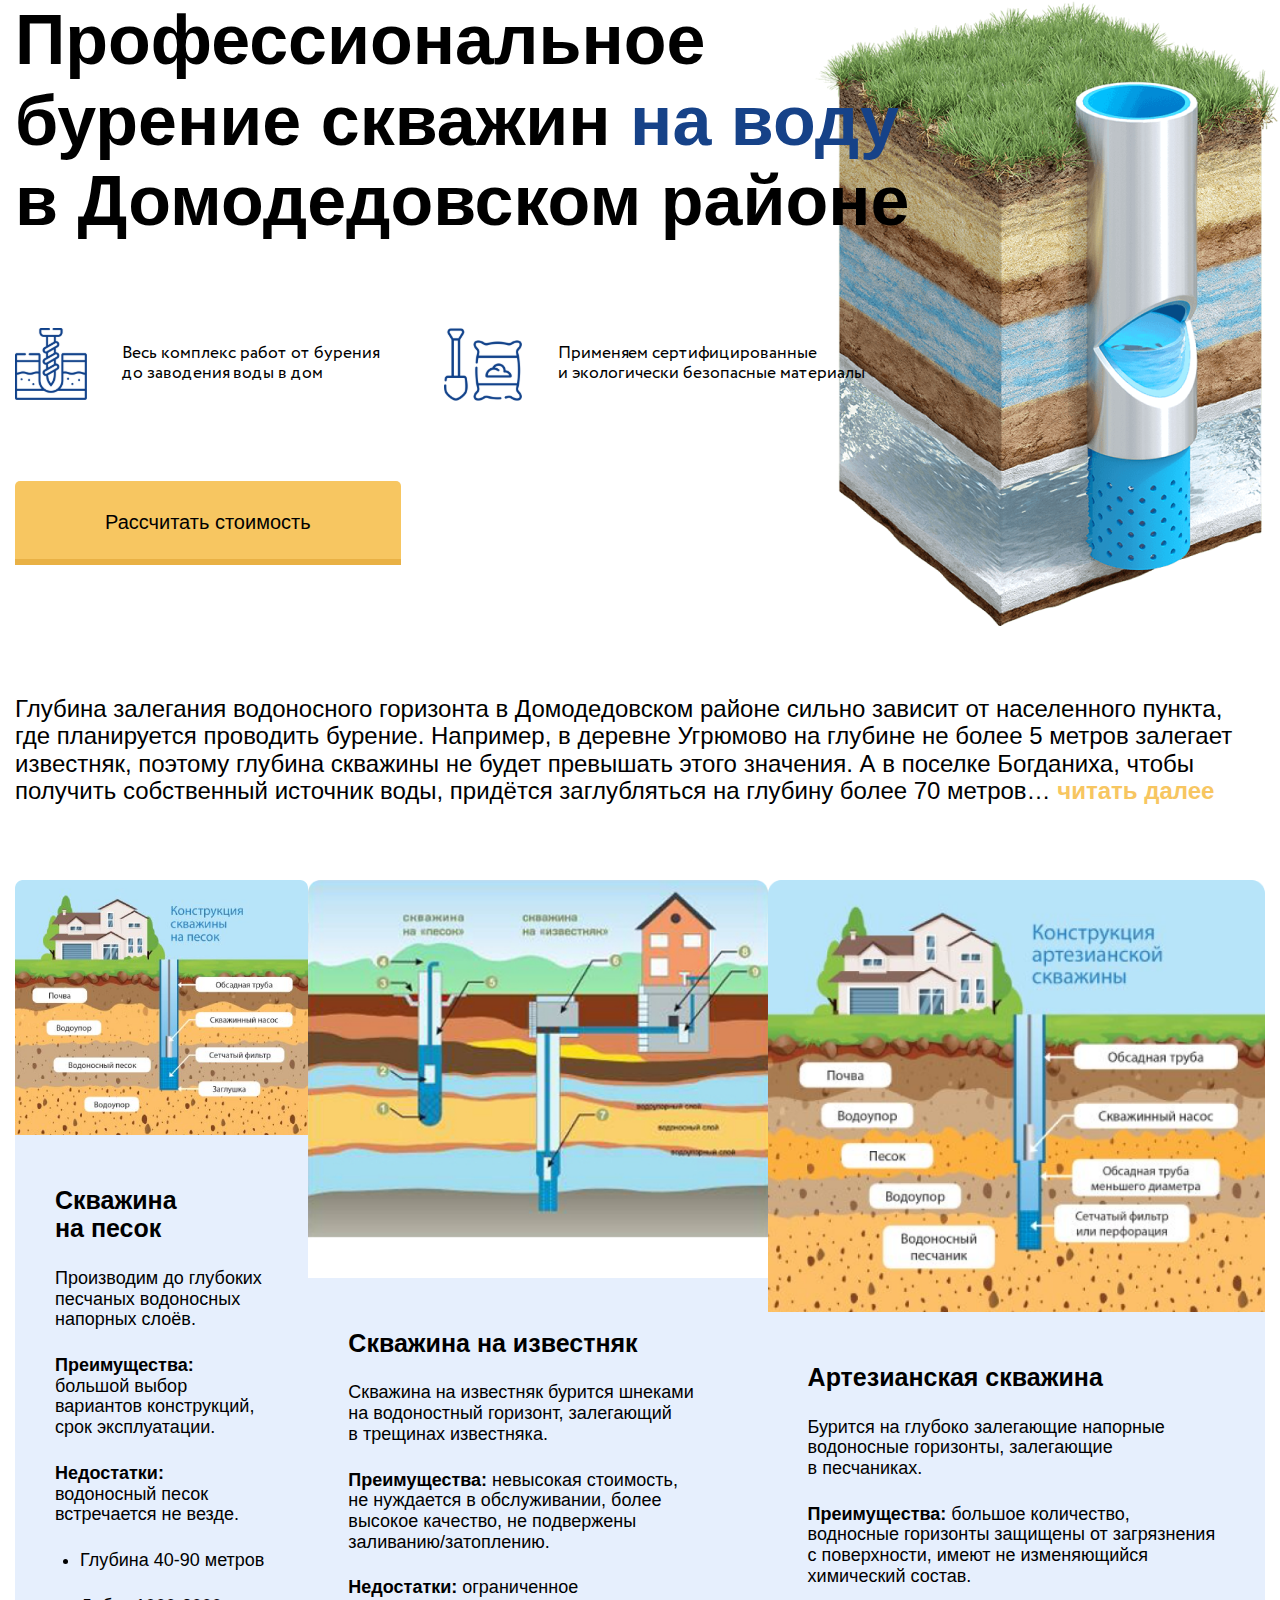
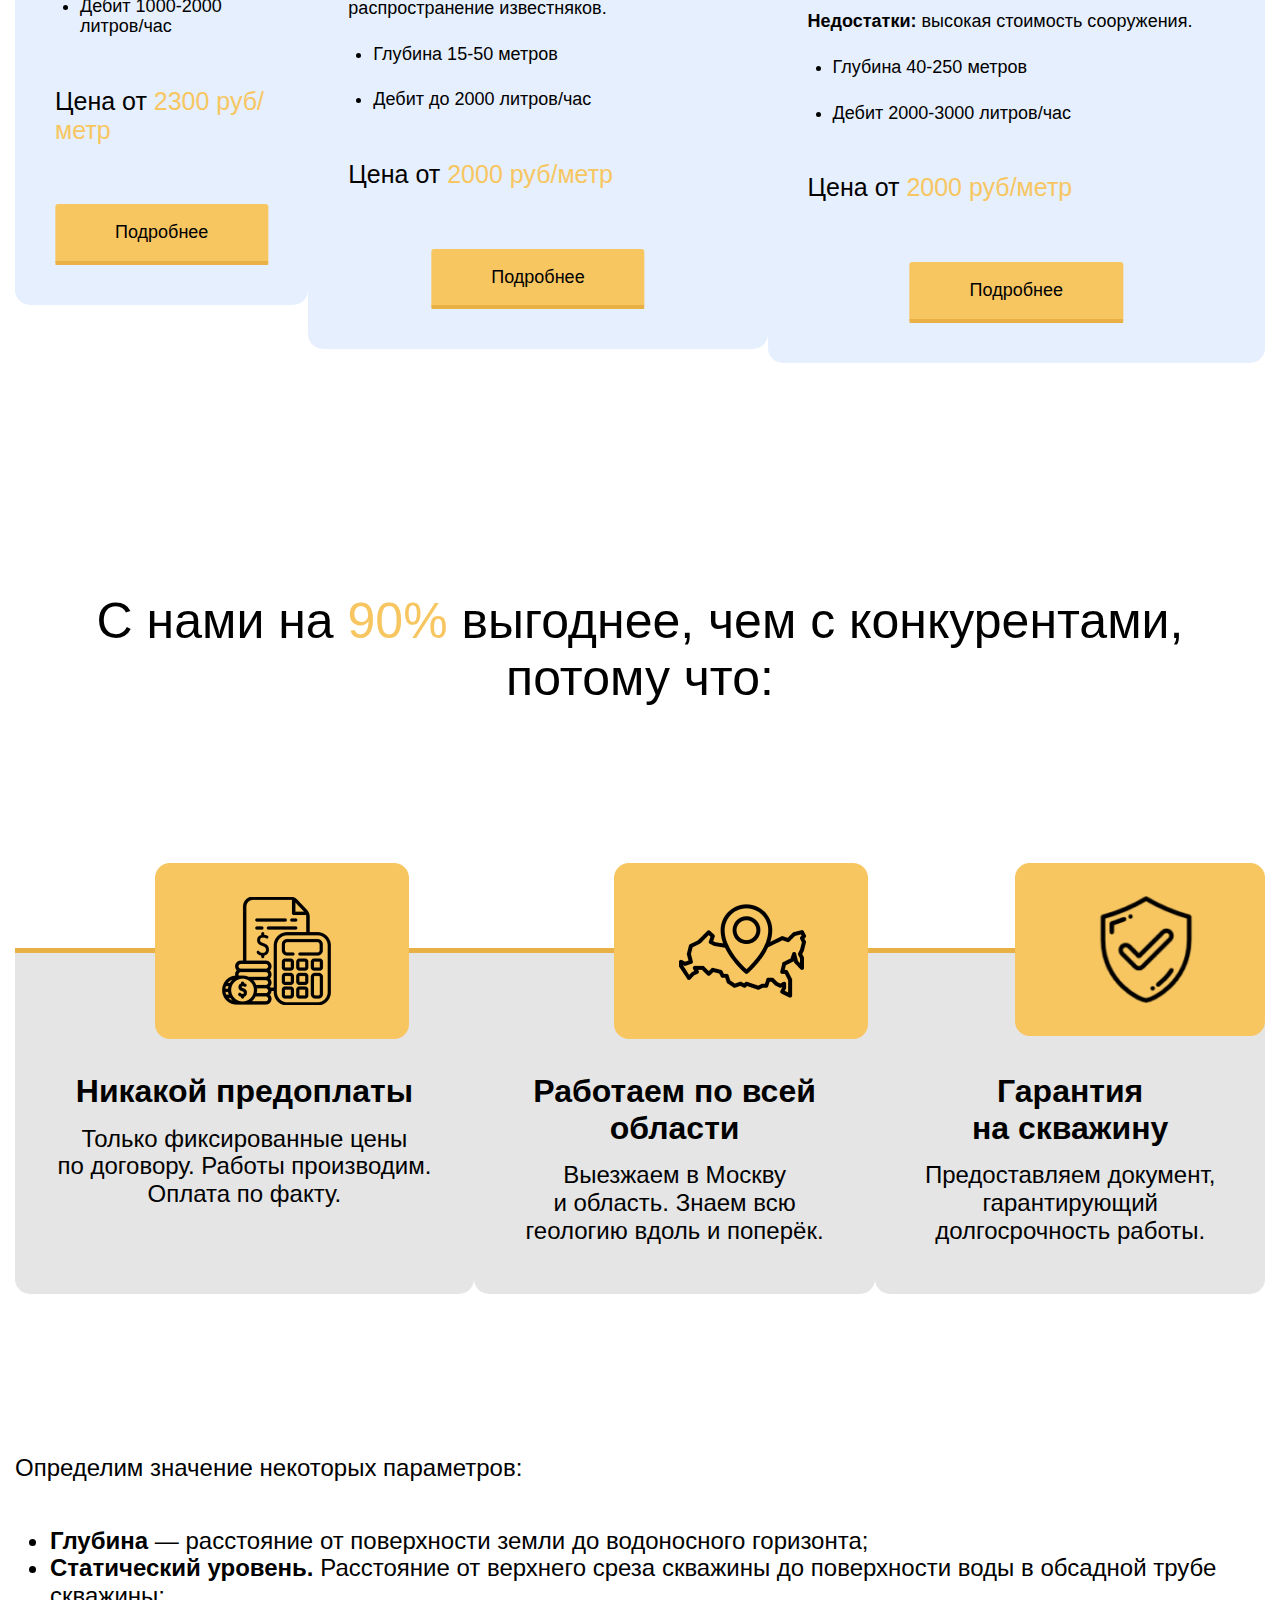
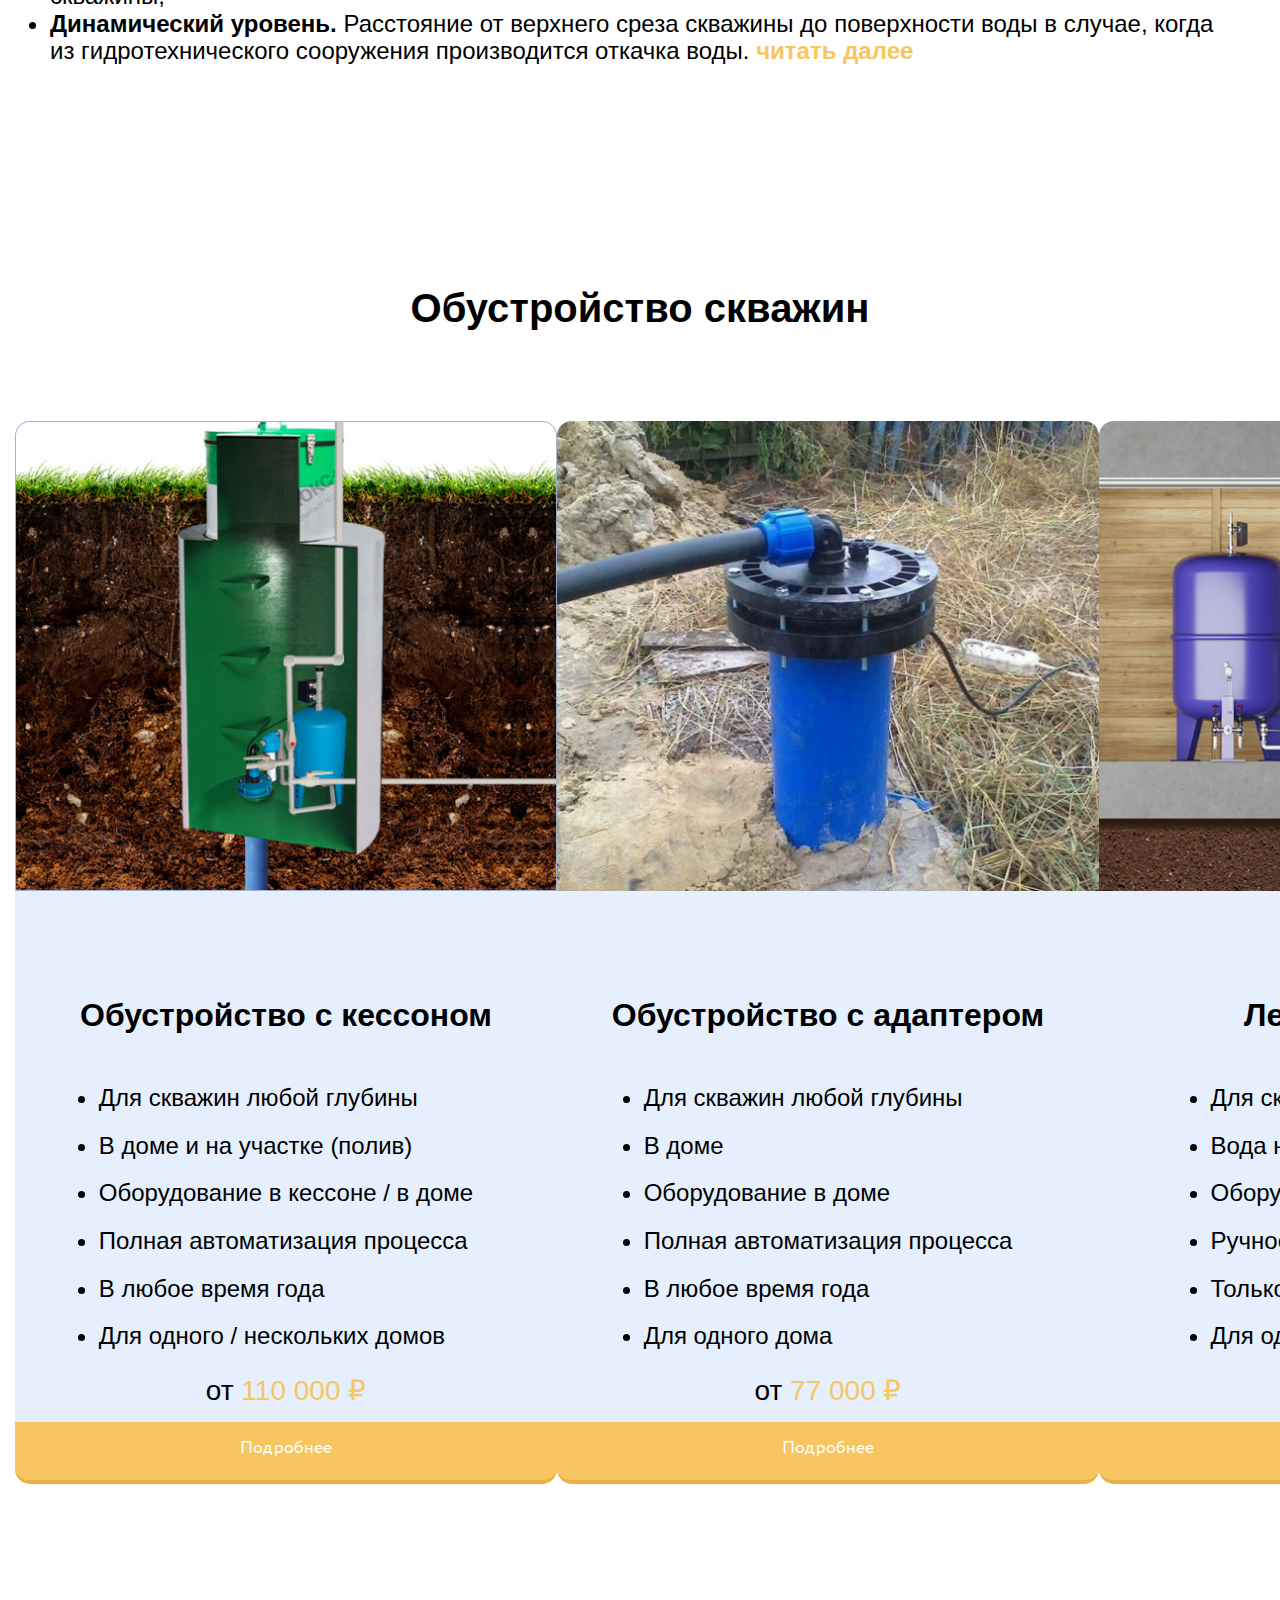
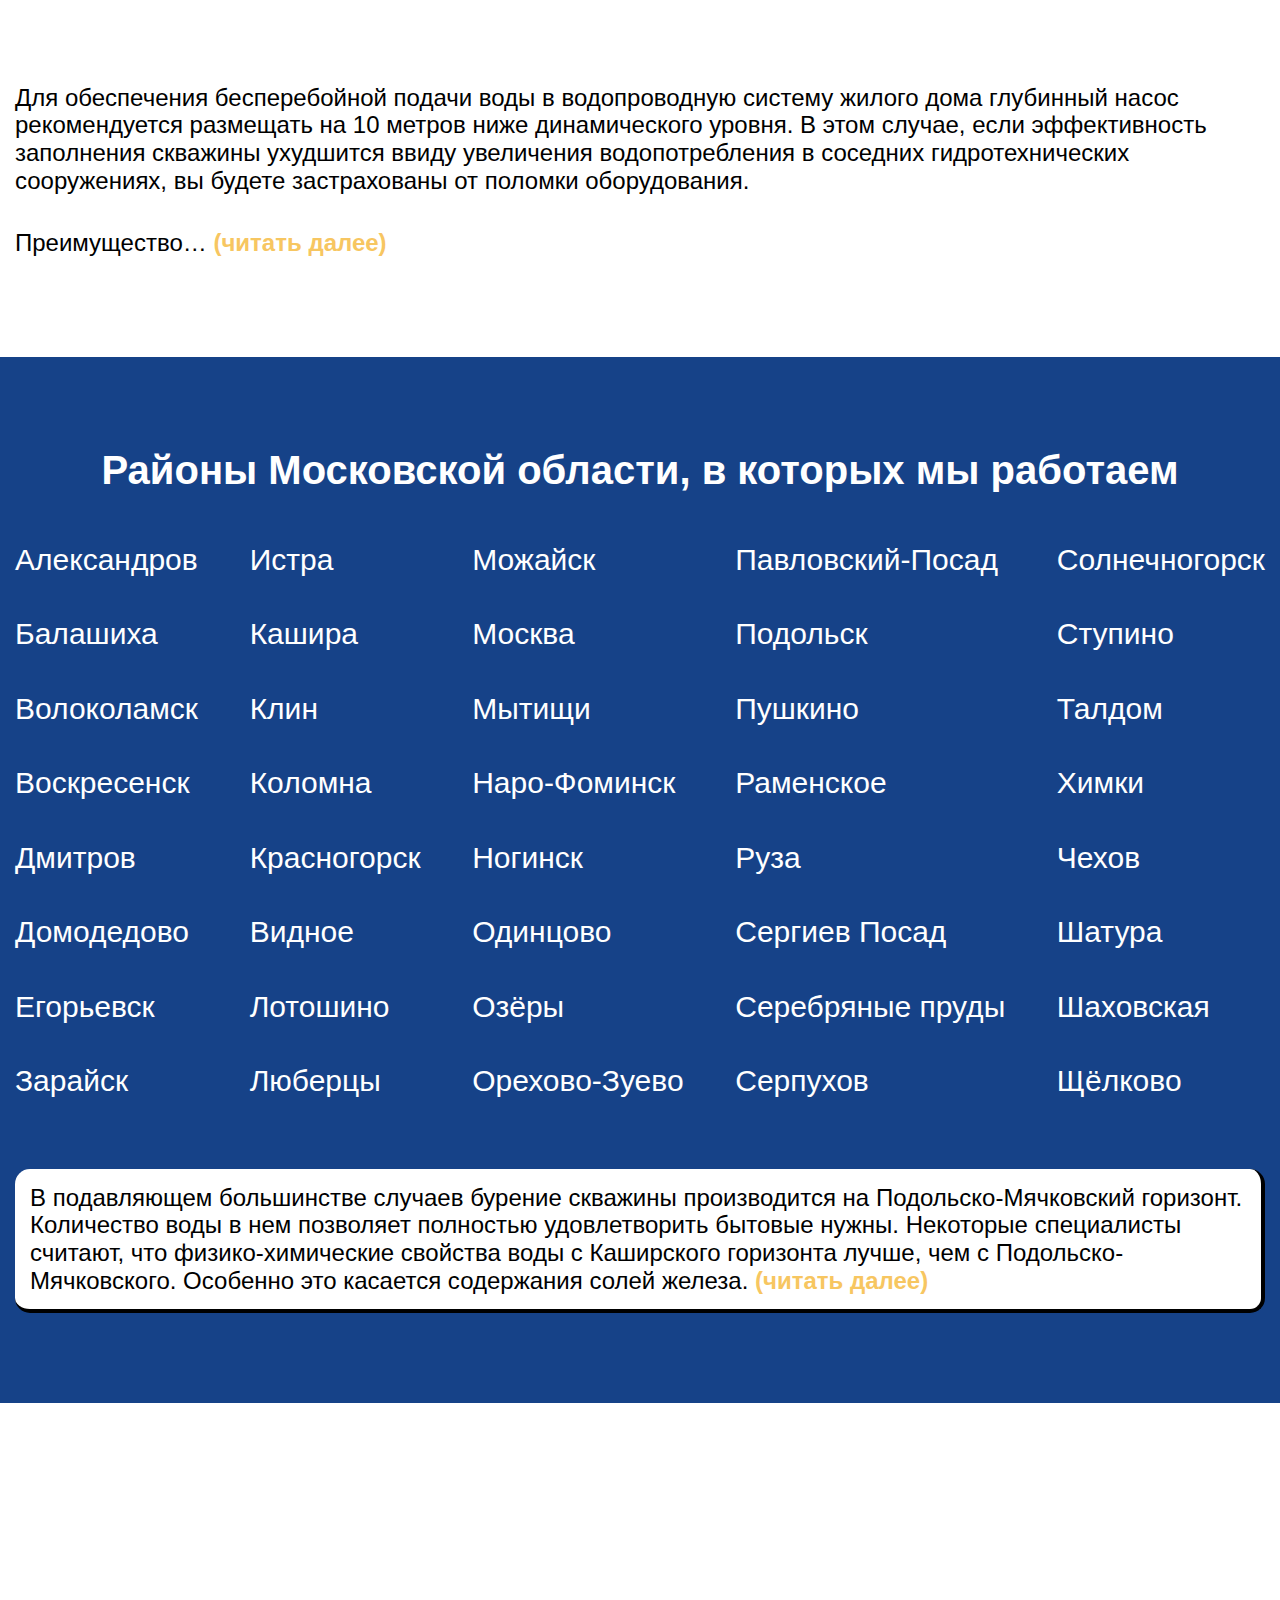
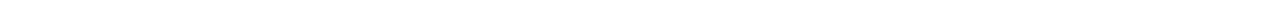
<file: index.html>
<!DOCTYPE html><html lang="ru"><head><meta charset="UTF-8"><meta name="viewport" content="width=device-width,initial-scale=1"><link type="image/png" href="favicon/favicon.png" rel="shortcut icon"><meta http-equiv="X-UA-Compatible" content="ie=edge"><meta name="theme-color" content="#111111"><title>Московский водяной сервис</title><link href="css/styles.min.css" rel="stylesheet"></head><body><div class="site-container"><main class="main"><section class="hero"><div class="container hero__container"><div class="hero__wrap"><h1 class="hero__title">Профессиональное бурение скважин <span class="hero__title-blue">на воду</span> в Домодедовском районе</h1><div class="hero__blocks"><div class="hero__block"><img class="hero__img-1" src="img/hero/hero-img-1.svg" alt=""><p class="hero__block-text">Весь комплекс работ от бурения до заводения воды в дом</p></div><div class="hero__block"><img class="hero__img-2" src="img/hero/hero-img-2.svg" alt=""><p class="hero__block-text">Применяем сертифицированные и экологически безопасные материалы</p></div></div><button class="hero__btn btn-reset">Рассчитать стоимость</button></div><p class="hero__text">Глубина залегания водоносного горизонта в Домодедовском районе сильно зависит от населенного пункта, где планируется проводить бурение. Например, в деревне Угрюмово на глубине не более 5 метров залегает известняк, поэтому глубина скважины не будет превышать этого значения. А в поселке Богданиха, чтобы получить собственный источник воды, придётся заглубляться на глубину более 70 метров… <b><a class="hero__link link-reset" href="#/">читать далее</a></b></p></div></section><section class="constructions"><div class="container"><div class="constructions__cards"><div class="constructions__card"><img class="constructions__img" src="img/constructions/constructions-img-1.png" alt="Скважина на песок"><div class="constructions__wrap"><h2 class="constructions__title">Скважина на песок</h2><p class="constructions__text">Производим до глубоких песчаных водоносных напорных слоёв.</p><p class="constructions__text"><b>Преимущества:</b> большой выбор вариантов конструкций, срок эксплуатации.</p><p class="constructions__text"><b>Недостатки:</b> водоносный песок встречается не везде.</p><ul class="constructions__list"><li class="constructions__list-item">Глубина 40-90 метров</li><li class="constructions__list-item">Дебит 1000-2000 литров/час</li></ul><p class="constructions__price">Цена от <span class="constructions__price-yellow">2300 руб/метр</span></p><button class="constructions__btn btn-reset">Подробнее</button></div></div><div class="constructions__card"><img class="constructions__img" src="img/constructions/constructions-img-2.png" alt="Скважина на известняк"><div class="constructions__wrap"><h2 class="constructions__title">Скважина на известняк</h2><p class="constructions__text">Скважина на известняк бурится шнеками на водоностный горизонт, залегающий в трещинах известняка.</p><p class="constructions__text"><b>Преимущества:</b> невысокая стоимость, не нуждается в обслуживании, более высокое качество, не подвержены заливанию/затоплению.</p><p class="constructions__text"><b>Недостатки:</b> ограниченное распространение известняков.</p><ul class="constructions__list"><li class="constructions__list-item">Глубина 15-50 метров</li><li class="constructions__list-item">Дебит до 2000 литров/час</li></ul><p class="constructions__price">Цена от <span class="constructions__price-yellow">2000 руб/метр</span></p><button class="constructions__btn btn-reset">Подробнее</button></div></div><div class="constructions__card"><img class="constructions__img" src="img/constructions/constructions-img-3.png" alt="Артезианская скважина"><div class="constructions__wrap"><h2 class="constructions__title">Артезианская скважина</h2><p class="constructions__text">Бурится на глубоко залегающие напорные водоносные горизонты, залегающие в песчаниках.</p><p class="constructions__text"><b>Преимущества:</b> большое количество, водносные горизонты защищены от загрязнения с поверхности, имеют не изменяющийся химический состав.</p><p class="constructions__text"><b>Недостатки:</b> высокая стоимость сооружения.</p><ul class="constructions__list"><li class="constructions__list-item">Глубина 40-250 метров</li><li class="constructions__list-item">Дебит 2000-3000 литров/час</li></ul><p class="constructions__price">Цена от <span class="constructions__price-yellow">2000 руб/метр</span></p><button class="constructions__btn btn-reset">Подробнее</button></div></div></div></div></section><section class="profitability"><div class="container"><h2 class="profitability__title">С нами на <span class="profitability__title-yellow">90%</span> выгоднее, чем с конкурентами, потому что:</h2><div class="profitability__blocks"><div class="profitability__block"><div class="profitability__block-img"><img class="profitability__img" src="img/profitability/profitability-img-1.png" alt="Предоплата"></div><h3 class="profitability__block-title">Никакой предоплаты</h3><p class="profitability__block-text">Только фиксированные цены по договору. Работы производим. Оплата по факту.</p></div><div class="profitability__block"><div class="profitability__block-img"><img class="profitability__img" src="img/profitability/profitability-img-2.png" alt="Карата"></div><h3 class="profitability__block-title">Работаем по всей области</h3><p class="profitability__block-text">Выезжаем в Москву и область. Знаем всю геологию вдоль и поперёк.</p></div><div class="profitability__block"><div class="profitability__block-img"><img class="profitability__img" src="img/profitability/profitability-img-3.png" alt="Гарантия"></div><h3 class="profitability__block-title">Гарантия на скважину</h3><p class="profitability__block-text">Предоставляем документ, гарантирующий долгосрочность работы.</p></div></div><div class="profitability__wrap-list"><p class="profitability__text">Определим значение некоторых параметров:</p><ul class="profitability__list"><li class="profitability__list-item"><b>Глубина</b> — расстояние от поверхности земли до водоносного горизонта;</li><li class="profitability__list-item"><b>Статический уровень.</b> Расстояние от верхнего среза скважины до поверхности воды в обсадной трубе скважины;</li><li class="profitability__list-item"><b>Динамический уровень.</b> Расстояние от верхнего среза скважины до поверхности воды в случае, когда из гидротехнического сооружения производится откачка воды. <b><a class="profitability__item-link link-reset" href="#/">читать далее</a></b></li></ul></div></div></section><section class="arrangement"><div class="container"><h2 class="arrangement__title">Обустройство скважин</h2><div class="arrangement__cards"><div class="arrangement__card"><img class="arrangement" src="img/arrangement/arrangement-img-1.png" alt="Обустройство с кессоном"><div class="arrangement__wrap"><h2 class="arrangement__subtitle">Обустройство с кессоном</h2><ul class="arrangement__list"><li class="arrangement__list-item">Для скважин любой глубины</li><li class="arrangement__list-item">В доме и на участке (полив)</li><li class="arrangement__list-item">Оборудование в кессоне / в доме</li><li class="arrangement__list-item">Полная автоматизация процесса</li><li class="arrangement__list-item">В любое время года</li><li class="arrangement__list-item">Для одного / нескольких домов</li></ul><p class="arrangement__price">от <span class="arrangement__price-yellow">110 000 ₽</span></p><button class="arrangement__btn btn-reset">Подробнее</button></div></div><div class="arrangement__card"><img class="arrangement" src="img/arrangement/arrangement-img-3.png" alt="Обустройство с кессоном"><div class="arrangement__wrap"><h2 class="arrangement__subtitle">Обустройство с адаптером</h2><ul class="arrangement__list"><li class="arrangement__list-item">Для скважин любой глубины</li><li class="arrangement__list-item">В доме</li><li class="arrangement__list-item">Оборудование в доме</li><li class="arrangement__list-item">Полная автоматизация процесса</li><li class="arrangement__list-item">В любое время года</li><li class="arrangement__list-item">Для одного дома</li></ul><p class="arrangement__price">от <span class="arrangement__price-yellow">77 000 ₽</span></p><button class="arrangement__btn btn-reset">Подробнее</button></div></div><div class="arrangement__card"><img class="arrangement" src="img/arrangement/arrangement-img-2.png" alt="Обустройство с кессоном"><div class="arrangement__wrap"><h2 class="arrangement__subtitle">Летний вариант</h2><ul class="arrangement__list"><li class="arrangement__list-item">Для скважин любой глубины</li><li class="arrangement__list-item">Вода на участке (полив)</li><li class="arrangement__list-item">Оборудование в скважине</li><li class="arrangement__list-item">Ручное управление</li><li class="arrangement__list-item">Только в теплое время года</li><li class="arrangement__list-item">Для одного дома</li></ul><p class="arrangement__price">от <span class="arrangement__price-yellow">77 000 ₽</span></p><button class="arrangement__btn btn-reset">Подробнее</button></div></div></div><div class="arrangement__text-wrap"><p class="arrangement__text">Для обеспечения бесперебойной подачи воды в водопроводную систему жилого дома глубинный насос рекомендуется размещать на 10 метров ниже динамического уровня. В этом случае, если эффективность заполнения скважины ухудшится ввиду увеличения водопотребления в соседних гидротехнических сооружениях, вы будете застрахованы от поломки оборудования.</p><p class="arrangement__text">Преимущество… <b><a class="arrangement__link link-reset" href="#/">(читать далее)</a></b></p></div></div></section><section class="сities"><div class="container"><h2 class="сities__title">Районы Московской области, в которых мы работаем</h2><div class="сities__wrap-lists"><ul class="сities__list list-reset"><li class="сities__list-item">Александров</li><li class="сities__list-item">Балашиха</li><li class="сities__list-item">Волоколамск</li><li class="сities__list-item">Воскресенск</li><li class="сities__list-item">Дмитров</li><li class="сities__list-item">Домодедово</li><li class="сities__list-item">Егорьевск</li><li class="сities__list-item">Зарайск</li></ul><ul class="сities__list list-reset"><li class="сities__list-item">Истра</li><li class="сities__list-item">Кашира</li><li class="сities__list-item">Клин</li><li class="сities__list-item">Коломна</li><li class="сities__list-item">Красногорск</li><li class="сities__list-item">Видное</li><li class="сities__list-item">Лотошино</li><li class="сities__list-item">Люберцы</li></ul><ul class="сities__list list-reset"><li class="сities__list-item">Можайск</li><li class="сities__list-item">Москва</li><li class="сities__list-item">Мытищи</li><li class="сities__list-item">Наро-Фоминск</li><li class="сities__list-item">Ногинск</li><li class="сities__list-item">Одинцово</li><li class="сities__list-item">Озёры</li><li class="сities__list-item">Орехово-Зуево</li></ul><ul class="сities__list list-reset"><li class="сities__list-item">Павловский-Посад</li><li class="сities__list-item">Подольск</li><li class="сities__list-item">Пушкино</li><li class="сities__list-item">Раменское</li><li class="сities__list-item">Руза</li><li class="сities__list-item">Сергиев Посад</li><li class="сities__list-item">Серебряные пруды</li><li class="сities__list-item">Серпухов</li></ul><ul class="сities__list list-reset"><li class="сities__list-item">Солнечногорск</li><li class="сities__list-item">Ступино</li><li class="сities__list-item">Талдом</li><li class="сities__list-item">Химки</li><li class="сities__list-item">Чехов</li><li class="сities__list-item">Шатура</li><li class="сities__list-item">Шаховская</li><li class="сities__list-item">Щёлково</li></ul></div><p class="сities__text">В подавляющем большинстве случаев бурение скважины производится на Подольско-Мячковский горизонт. Количество воды в нем позволяет полностью удовлетворить бытовые нужны. Некоторые специалисты считают, что физико-химические свойства воды с Каширского горизонта лучше, чем с Подольско-Мячковского. Особенно это касается содержания солей железа. <b><a class="сities__text-link link-reset" href="#/">(читать далее)</a></b></p></div></section></main><footer class="footer"><div class="container"></div></footer></div><script src="js/scripts.min.js"></script></body></html>
</file>
<file: css/styles.min.css>
@charset "UTF-8";/*! normalize.css v8.0.1 | MIT License | github.com/necolas/normalize.css */html{line-height:1.15;-webkit-text-size-adjust:100%}details,main{display:block}h1{font-size:2em;margin:.67em 0}hr{-webkit-box-sizing:content-box;box-sizing:content-box;height:0;overflow:visible}code,kbd,pre,samp{font-family:monospace,monospace;font-size:1em}a{background-color:transparent}abbr[title]{border-bottom:none;text-decoration:underline;-webkit-text-decoration:underline dotted;text-decoration:underline dotted}b,strong{font-weight:bolder}small{font-size:80%}sub,sup{font-size:75%;line-height:0;position:relative;vertical-align:baseline}sub{bottom:-.25em}sup{top:-.5em}img{border-style:none;max-width:100%;-o-object-fit:cover;object-fit:cover}button,input,optgroup,select,textarea{font-family:inherit;font-size:100%;line-height:1.15;margin:0}button,input{overflow:visible}button,select{text-transform:none}[type=button],[type=reset],[type=submit],button{-webkit-appearance:button}[type=button]::-moz-focus-inner,[type=reset]::-moz-focus-inner,[type=submit]::-moz-focus-inner,button::-moz-focus-inner{border-style:none;padding:0}[type=button]:-moz-focusring,[type=reset]:-moz-focusring,[type=submit]:-moz-focusring,button:-moz-focusring{outline:ButtonText dotted 1px}fieldset{padding:.35em .75em .625em}legend{-webkit-box-sizing:border-box;box-sizing:border-box;color:inherit;display:table;max-width:100%;padding:0;white-space:normal}progress{vertical-align:baseline}textarea{overflow:auto}[type=checkbox],[type=radio]{-webkit-box-sizing:border-box;box-sizing:border-box;padding:0}[type=number]::-webkit-inner-spin-button,[type=number]::-webkit-outer-spin-button{height:auto}[type=search]{-webkit-appearance:textfield;outline-offset:-2px}[type=search]::-webkit-search-decoration{-webkit-appearance:none}::-webkit-file-upload-button{-webkit-appearance:button;font:inherit}summary{display:list-item}[hidden],template{display:none}:root{--dark-color:#000;--light-color:#fff;--bg-color:#e27d5f;--accent-color:#9fd4ff;--blue-color:#164288;--yellow-color:#f7c661;--yellow-dark:#e9b145;--blue-alice:#e6effd;--gainsborough-color:#e5e5e5}@font-face{src:url(../fonts/Circe.woff2) format("woff2");font-family:Circe;font-weight:400;font-style:normal;font-display:swap}html{height:100%;-webkit-box-sizing:border-box;box-sizing:border-box;scroll-behavior:smooth}*,::after,::before{-webkit-box-sizing:inherit;box-sizing:inherit}body{font-size:calc(16px + 2 * ((100vw - 320px)/ 1430));margin:0;height:100%;font-family:Circe,sans-serif;font-weight:400;color:var(--dark-color);background-color:var(--light-color)}body.lock{overflow:hidden}.site-container{display:-webkit-box;display:-ms-flexbox;display:flex;-webkit-box-orient:vertical;-webkit-box-direction:normal;-ms-flex-direction:column;flex-direction:column;overflow:hidden;min-height:100%}.main{-webkit-box-flex:1;-ms-flex:1 1 auto;flex:1 1 auto}.container{margin:0 auto;padding:0 15px;max-width:1750px}.link-reset{text-decoration:none;color:inherit}.list-reset{list-style:none;margin:0;padding:0}.btn-reset{border:none;padding:0;color:inherit;background-color:transparent;cursor:pointer}.is-hidden{display:none}.error{border:2px solid #f06464}.js-focus-visible :focus:not(.focus-visible){outline:0}.header{width:100%;background-color:var(--bg-color)}.header__container{display:-webkit-box;display:-ms-flexbox;display:flex;-webkit-box-align:center;-ms-flex-align:center;align-items:center;-webkit-box-pack:justify;-ms-flex-pack:justify;justify-content:space-between;margin:0 auto;padding:10px 15px;min-height:70px;max-width:1750px}.header__logo{z-index:5;display:block}.header.fixed{position:fixed;left:0;top:0;z-index:10}.logo__img{width:200px;height:auto;fill:var(--light-color)}.menu__burger{display:none}.menu__item{margin-right:20px}.menu__item:last-child{margin:0}.menu__link{font-size:calc(16px + 2 * ((100vw - 320px)/ 1430));position:relative;color:var(--light-color)}.menu__link::after{content:"";position:absolute;left:50%;bottom:-3px;width:0;height:2px;background-color:currentcolor;opacity:0;visibility:hidden;-webkit-transform:translateX(-50%);-ms-transform:translateX(-50%);transform:translateX(-50%);-webkit-transition:width .5s;-o-transition:width .5s;transition:width .5s}.menu__link:hover::after{width:100%;opacity:1;visibility:visible}.hero{margin-bottom:75px}.hero__container{background-image:url(../img/hero/hero-bg.png);background-position:right top;background-repeat:no-repeat}.hero__wrap{margin-bottom:130px;max-width:895px}.hero__title{margin:0 0 85px;font-family:sans-serif;font-weight:600;font-size:70px}.hero__title-blue{color:var(--blue-color)}.hero__blocks{display:-webkit-box;display:-ms-flexbox;display:flex;margin-bottom:80px}.hero__block{display:-webkit-box;display:-ms-flexbox;display:flex;-webkit-box-align:center;-ms-flex-align:center;align-items:center;-webkit-box-pack:center;-ms-flex-pack:center;justify-content:center;margin-right:40px}.hero__img-1{margin-right:35px;width:72px;height:auto}.hero__img-2{margin-right:35px;width:80px;height:auto}.hero__block-text{margin:0}.hero__btn{border-bottom:6px solid var(--yellow-dark);border-radius:5px 5px 0 0;padding:30px 90px 25px;font-family:sans-serif;font-weight:400;font-size:20px;text-align:center;background-color:var(--yellow-color);-webkit-transition:.4s;-o-transition:.4s;transition:.4s}.hero__text{margin:0;max-width:1240px;font-family:sans-serif;font-weight:400;font-size:24px}.hero__link{color:var(--yellow-color);-webkit-transition:.2s;-o-transition:.2s;transition:.2s}.hero__block:last-child{margin:0}.hero__btn:hover{color:var(--light-color);background-color:var(--yellow-dark)}.hero__link:hover{color:var(--yellow-dark)}.constructions{margin-bottom:230px}.constructions__cards{display:-webkit-box;display:-ms-flexbox;display:flex;-webkit-box-align:start;-ms-flex-align:start;align-items:flex-start;-webkit-box-pack:justify;-ms-flex-pack:justify;justify-content:space-between}.constructions__card{border-radius:15px;max-width:545px;background-color:var(--blue-alice)}.constructions__img{margin-bottom:45px;width:547px;height:auto}.constructions__wrap{padding:0 40px 40px}.constructions__title{margin:0 0 25px;font-family:sans-serif;font-weight:700;font-size:25px}.constructions__text{margin:0 0 25px;font-family:sans-serif;font-weight:400;font-size:18px}.constructions__list{margin:0 0 50px;padding:0 0 0 25px}.constructions__list-item{margin-bottom:25px;font-family:sans-serif;font-weight:400;font-size:18px}.constructions__price{margin:0 0 60px;font-family:sans-serif;font-weight:400;font-size:25px}.constructions__price-yellow{color:var(--yellow-color)}.constructions__btn{position:relative;left:50%;border-bottom:4px solid var(--yellow-dark);border-radius:3px 3px 0 0;padding:18px 60px;font-family:sans-serif;font-weight:400;font-size:18px;background-color:var(--yellow-color);-webkit-transform:translate(-50%,0);-ms-transform:translate(-50%,0);transform:translate(-50%,0);-webkit-transition:.3s;-o-transition:.3s;transition:.3s}.constructions__btn:hover{color:var(--light-color);background-color:var(--yellow-dark)}.profitability{margin-bottom:220px}.profitability__title{margin:0 0 240px;font-family:sans-serif;font-weight:500;font-size:50px;text-align:center}.profitability__title-yellow{color:var(--yellow-color)}.profitability__blocks{display:-webkit-box;display:-ms-flexbox;display:flex;-webkit-box-pack:justify;-ms-flex-pack:justify;justify-content:space-between;margin-bottom:160px}.profitability__block{position:relative;border-top:5px solid var(--yellow-dark);border-radius:0 0 15px 15px;padding:120px 30px 50px;max-width:545px;background-color:var(--gainsborough-color)}.profitability__block-img{position:absolute;left:140px;top:-90px}.profitability__img{width:254px;height:auto}.profitability__block-title{margin:0 0 15px;font-family:sans-serif;font-weight:700;font-size:32px;text-align:center}.profitability__block-text{margin:0;font-family:sans-serif;font-weight:400;font-size:24px;text-align:center}.profitability__wrap-list{max-width:1340px}.profitability__text{margin:0 0 45px;font-family:sans-serif;font-weight:400;font-size:24px}.profitability__list{margin:0 0 0 35px;padding:0}.profitability__list-item{font-family:sans-serif;font-weight:400;font-size:24px}.profitability__item-link{color:var(--yellow-color);-webkit-transition:.2s;-o-transition:.2s;transition:.2s}.profitability__item-link:hover{color:var(--yellow-dark)}.arrangement{margin-bottom:100px}.arrangement__title{margin:0 0 90px;font-family:sans-serif;font-weight:600;font-size:40px;text-align:center}.arrangement__cards{display:-webkit-box;display:-ms-flexbox;display:flex;-webkit-box-align:start;-ms-flex-align:start;align-items:flex-start;-webkit-box-pack:justify;-ms-flex-pack:justify;justify-content:space-between;margin-bottom:200px}.arrangement__card{border-radius:15px;max-width:545px;background-color:var(--blue-alice)}.arrangement__img{margin-bottom:50px;width:547px;height:auto}.arrangement__wrap{display:-webkit-box;display:-ms-flexbox;display:flex;-webkit-box-orient:vertical;-webkit-box-direction:normal;-ms-flex-direction:column;flex-direction:column;-webkit-box-align:center;-ms-flex-align:center;align-items:center;-webkit-box-pack:center;-ms-flex-pack:center;justify-content:center}.arrangement__subtitle{margin:0 0 50px;font-family:sans-serif;font-weight:700;font-size:32px}.arrangement__list{margin:0 0 25px;padding:0}.arrangement__list-item{margin-bottom:20px;font-family:sans-serif;font-weight:400;font-size:24px}.arrangement__price{margin:0 0 15px;font-family:sans-serif;font-weight:400;font-size:28px}.arrangement__price-yellow{color:var(--yellow-color)}.arrangement__btn{display:block;border-bottom:4px solid var(--yellow-dark);border-radius:0 0 15px 15px;padding:17px 225px 21px;width:100%;color:var(--light-color);background-color:var(--yellow-color);-webkit-transition:.4s;-o-transition:.4s;transition:.4s}.arrangement__text-wrap{max-width:1430px}.arrangement__text{margin:0 0 35px;font-family:sans-serif;font-weight:400;font-size:24px}.arrangement__link{color:var(--yellow-color);-webkit-transition:.2s;-o-transition:.2s;transition:.2s}.arrangement__list-item:last-child,.arrangement__text:last-child{margin:0}.arrangement__btn:hover{color:var(--dark-color);background-color:var(--yellow-dark)}.arrangement__link:hover{color:var(--yellow-dark)}.сities{margin-bottom:200px;padding:90px 0;background-color:var(--blue-color)}.сities__title{margin:0 0 50px;font-family:sans-serif;font-weight:700;font-size:40px;text-align:center;color:var(--light-color)}.сities__wrap-lists{display:-webkit-box;display:-ms-flexbox;display:flex;-webkit-box-pack:justify;-ms-flex-pack:justify;justify-content:space-between;margin-bottom:70px}.сities__list-item{margin-bottom:40px;font-family:sans-serif;font-weight:400;font-size:30px;color:var(--light-color)}.сities__text{margin:0;border-right:4px solid var(--dark-color);border-bottom:4px solid var(--dark-color);border-radius:15px;padding:15px;max-width:1400px;font-family:sans-serif;font-weight:400;font-size:24px;background-color:var(--light-color)}.сities__text-link{color:var(--yellow-color);-webkit-transition:.2s;-o-transition:.2s;transition:.2s}.сities__list-item:last-child{margin:0}.cities__text-link:hover{color:var(--yellow-dark)}@media (min-width:767px){.menu__list{display:-webkit-box;display:-ms-flexbox;display:flex;-webkit-box-align:center;-ms-flex-align:center;align-items:center}.menu__item{padding:10px 0}}@media (max-width:767px){.menu__burger{position:relative;z-index:15;display:block;width:30px;height:18px;cursor:pointer}.burger::after,.burger::before,.burger__line{position:absolute;left:0;width:100%;height:10%;background-color:var(--light-color);-webkit-transition:.3s;-o-transition:.3s;transition:.3s}.burger::after,.burger::before{content:""}.burger::before{top:0}.burger::after{bottom:0}.burger span{top:50%;-webkit-transform:scale(1) translate(0,-50%);-ms-transform:scale(1) translate(0,-50%);transform:scale(1) translate(0,-50%)}.burger.active span{-webkit-transform:scale(0) translate(0,-50%);-ms-transform:scale(0) translate(0,-50%);transform:scale(0) translate(0,-50%)}.burger.active::before{top:50%;-webkit-transform:rotate(-45deg) translate(0,-50%);-ms-transform:rotate(-45deg) translate(0,-50%);transform:rotate(-45deg) translate(0,-50%)}.burger.active::after{bottom:50%;-webkit-transform:rotate(45deg) translate(0,50%);-ms-transform:rotate(45deg) translate(0,50%);transform:rotate(45deg) translate(0,50%)}.menu__body{position:fixed;left:-100%;top:0;z-index:10;overflow:auto;padding:100px 30px 30px;width:100%;height:100%;background-color:rgba(0,0,0,.9);-webkit-transition:left .3s;-o-transition:left .3s;transition:left .3s}.menu__body.active{left:0}.menu__item{-ms-flex-wrap:wrap;flex-wrap:wrap;margin-bottom:30px}.menu__item:last-child{margin-bottom:0}.menu__link{font-size:calc(16px + 4 * ((100vw - 320px)/ 1430))}}
</file>
